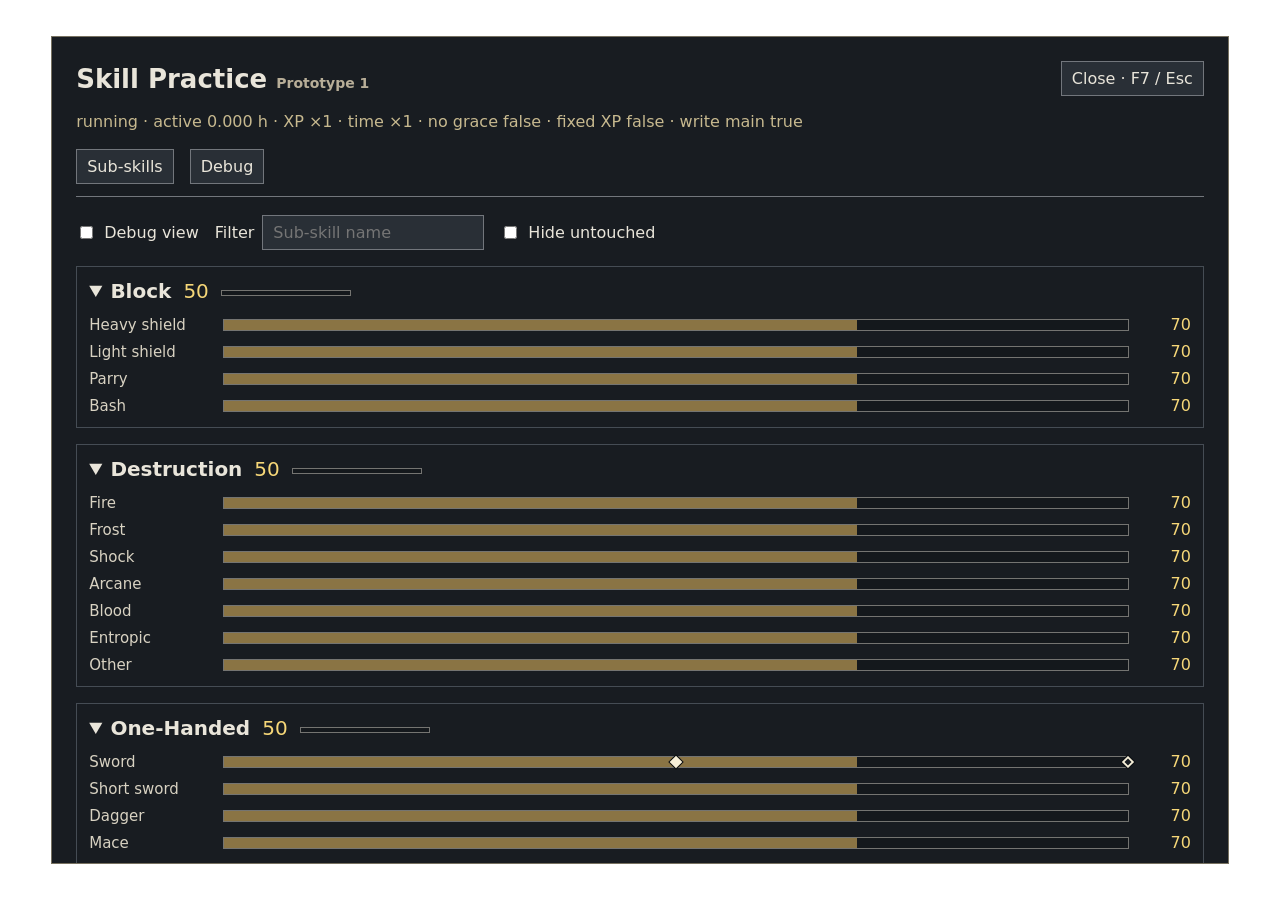
<file: ui/index.html>
<!doctype html>
<html lang="en"><head><meta charset="utf-8"><meta name="viewport" content="width=device-width,initial-scale=1"><title>Skill Practice</title><link rel="stylesheet" href="style.css"></head>
<body><main><header><h1>Skill Practice <small>Prototype 1</small></h1><button id="close">Close · F7 / Esc</button></header><p id="summary" role="status">Connecting…</p>
<nav class="dbg"><button data-tab="skills">Sub-skills</button><button data-tab="debug">Debug</button></nav>
<section id="skills"><div class="tools"><label class="dbg"><input id="tableView" type="checkbox"> Debug view</label><label>Filter <input id="filter" type="search" placeholder="Sub-skill name"></label><label><input id="untouched" type="checkbox"> Hide untouched</label></div><div id="bars"></div><div id="tables" hidden></div></section>
<section id="debug" class="dbg" hidden><h2>Equipped</h2><pre id="equipped"></pre><h2>Actions</h2><div class="tools"><button data-action="dumpState">Dump state</button><button data-action="dumpWeapons">Dump weapon classes</button><button data-action="dumpSpells">Dump player spells</button><button data-action="reloadConfig">Reload config</button><button data-action="initNow">Initialize now</button></div>
<p><label><input id="sure" type="checkbox"> I am sure</label> <button id="reinit">Re-initialize all</button></p>
<div class="tools"><label>Sub-skill <select id="sub"></select></label><label>Raw XP <input id="raw" type="number" min="0" value="10000"></label><button id="give">Give XP</button><label>Level <input id="level" type="number" min="0" max="500" value="75"></label><button id="set">Set current</button></div><p>MCM → SkillPractice → Debug changes the testing switches.</p><p id="feedback" role="status"></p></section>
</main><div id="tip" role="tooltip" hidden></div><script src="app.js"></script></body></html>
</file>
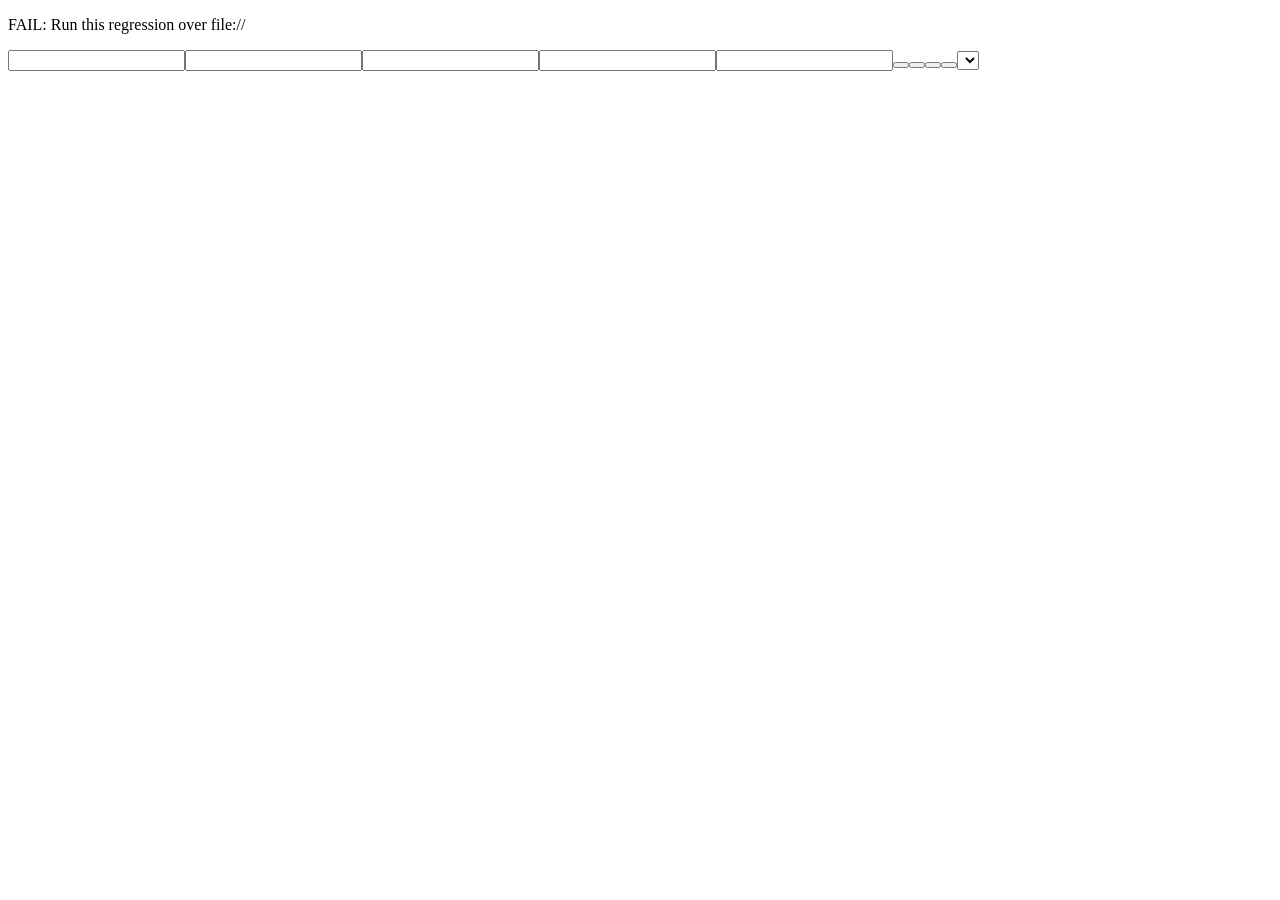
<file: ui/prisma-startup-test.html>
<!doctype html><html lang="en"><head><meta charset="utf-8"><title>Prisma startup regression</title></head><body>
<p id="result">pending</p><div id="fixture"></div>
<script>
// Run this page over file://, like PrismaUI. The native bridge is deliberately
// absent until after app.js has loaded. No mock fetch may happen during that gap.
window.fetchCalls=0;
window.fetch=()=>{++window.fetchCalls;return Promise.reject(Error('Unexpected mock fetch'));};
</script>
<script src="startup-fixture.js"></script>
</body></html>
</file>
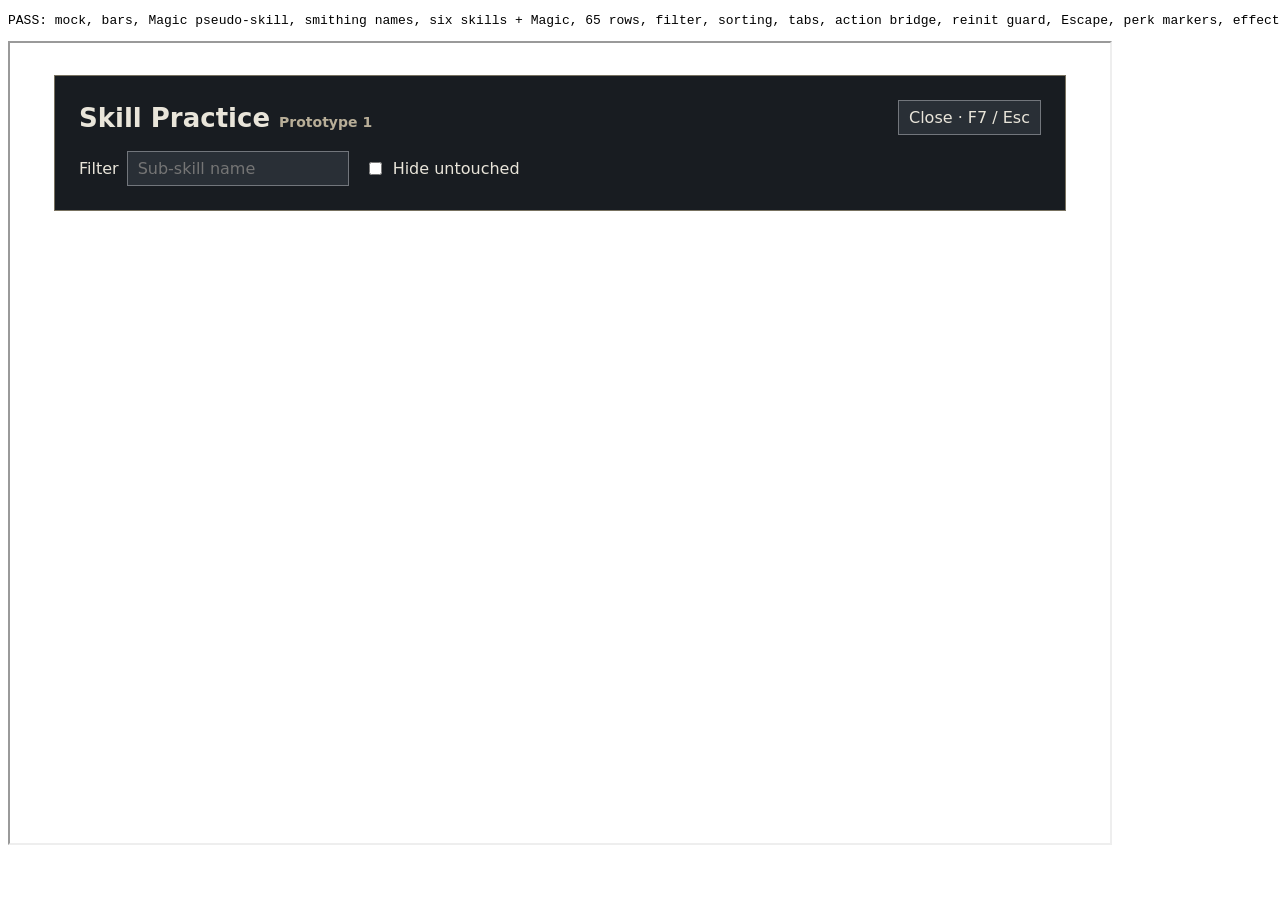
<file: ui/test.html>
<!doctype html><html lang="en"><head><meta charset="utf-8"><title>Panel checks</title></head><body><pre id="result">pending</pre><iframe src="index.html" style="width:1100px;height:800px"></iframe><script>
const result=document.getElementById('result');
let tries=0;
function test(){const frame=document.querySelector('iframe'),w=frame.contentWindow,d=w.document;if(!d.querySelector('.bar-row')){if(++tries<100)return setTimeout(test,50);throw Error('Mock did not render');}
 const check=(value,label)=>{if(!value)throw Error(label);};
 try{
  check(d.querySelectorAll('.bar-row').length===65,'65 bars');
  const magic=d.querySelector('details[data-av="magic"]');check(magic&&magic.querySelector('.bar[data-id="form/missile"]')&&!magic.querySelector('.skill-level,.skill-next'),'pseudo-skill Magic: forms, no level');
  check(!d.querySelector('.bar[data-id="destruction/missile"]'),'no per-school forms');
  check([...d.querySelectorAll('.bar-name')].some(n=>n.textContent==='One handed')&&![...d.querySelectorAll('.bar-name')].some(n=>/smithing/i.test(n.textContent)),'smithing names without the word smithing');
  check(!!d.getElementById('tableView').closest('label').offsetParent,'debug view checkbox shown in debug mode');
  d.getElementById('tableView').click();
  check(d.querySelectorAll('details').length===7,'six main skills and Magic');
  check(d.querySelectorAll('tbody tr').length===65,'65 sub-skills');
  d.getElementById('filter').value='1h-sword';d.getElementById('filter').dispatchEvent(new Event('input'));
  check(d.querySelectorAll('tbody tr').length===1,'filter');
  d.getElementById('filter').value='';d.getElementById('filter').dispatchEvent(new Event('input'));
  d.querySelector('th').click();check(d.querySelector('tbody tr td').textContent==='parry','descending sort');
  d.querySelector('[data-tab="debug"]').click();check(!d.getElementById('debug').hidden,'debug tab');
  const calls=[];w.spAction=text=>calls.push(JSON.parse(text));
  d.getElementById('give').click();check(calls.at(-1).action==='giveXP','give XP bridge');
  d.getElementById('reinit').click();check(calls.length===1,'reinit requires confirmation');
  d.getElementById('sure').checked=true;d.getElementById('reinit').click();check(calls.at(-1).action==='reinitAll','confirmed reinit');
  d.dispatchEvent(new KeyboardEvent('keydown',{key:'Escape'}));check(calls.at(-1).action==='close','Escape closes');
  d.getElementById('tableView').click();check(d.querySelectorAll('.bar-row').length===65&&d.getElementById('tables').hidden,'back to bars');
  check(d.querySelectorAll('.perk').length===2&&d.querySelectorAll('.perk.owned').length===1,'perk markers: two, one owned');
  const curve={kind:'curve',pen:20,P:50,M:45,h:40,p:1};
  check(Math.abs(w.effectAt(curve,100)-25)<1e-9&&Math.abs(w.effectAt(curve,0)+20)<1e-9,'effect curve');
  d.querySelector('[data-tab="skills"]').click();
  const bar=d.querySelector('.bar[data-id="1h-sword"]');bar.scrollIntoView({block:'center'});
  const move=(x,y)=>d.dispatchEvent(new w.MouseEvent('mousemove',{clientX:x,clientY:y}));
  let r=bar.getBoundingClientRect();move(r.left+r.width*0.3,r.top+r.height/2);
  const tip=d.getElementById('tip');
  check(!tip.hidden&&tip.textContent.includes('At level 30')&&tip.textContent.includes('−8.0 %')&&tip.textContent.includes('not in game yet'),'effects at the hovered level: '+tip.textContent);
  r=bar.querySelector('.perk').getBoundingClientRect();move(r.left+r.width/2,r.top+r.height/2);
  check(tip.textContent.includes('Owned')&&tip.textContent.includes('Requires Sword ≥ 50')&&tip.textContent.includes('kept down to 48'),'perk tooltip: '+tip.textContent);
  w.spUpdate({state:'running',debug:{},skills:[],equipped:[],debugMode:false});check(!d.getElementById('tableView').closest('label').offsetParent&&d.getElementById('debug').hidden,'debug mode off hides debug controls');
  result.textContent='PASS: mock, bars, Magic pseudo-skill, smithing names, six skills + Magic, 65 rows, filter, sorting, tabs, action bridge, reinit guard, Escape, perk markers, effect curve, effect and perk tooltips';result.dataset.status='pass';
 }catch(e){result.textContent='FAIL: '+e.message;result.dataset.status='fail';}
}
setTimeout(test,100);
</script></body></html>
</file>
<file: ui/style.css>
:root{font:16px system-ui,sans-serif;color:#e9e5da;background:transparent}*{box-sizing:border-box}body{margin:4vh 4vw}main{max-height:92vh;overflow:auto;background:#181c21;border:1px solid #777160;padding:24px}header,.tools,nav{display:flex;gap:16px;align-items:center;flex-wrap:wrap}header{justify-content:space-between}h1{font-size:26px;margin:0}small{font-size:14px;color:#b8ae98}h2{font-size:19px}button,input,select{font:inherit;color:inherit;background:#292f36;border:1px solid #72767c;padding:7px 10px}button{cursor:pointer}button:hover,button:focus-visible{background:#444e5b}input[type=number]{width:110px}nav{border-bottom:1px solid #72767c;padding-bottom:12px;margin:18px 0}details{margin:16px 0;border:1px solid #454c54;padding:12px}summary{cursor:pointer;font-size:20px}.mainline{color:#bcb7aa}table{width:100%;border-collapse:collapse;font-size:14px}th,td{text-align:right;padding:7px 8px;border-bottom:1px solid #363d45;white-space:nowrap}th{cursor:pointer;color:#c7b98f}th:first-child,td:first-child{text-align:left}tbody tr:hover{background:#242e39}.changed{color:#f6d778;background:#3e3824}.scroll{overflow:auto}pre{white-space:pre-wrap}[hidden]{display:none!important}#summary,#feedback{color:#c7b98f}label{display:inline-flex;gap:8px;align-items:center}
body:not(.debug) .dbg{display:none!important}
:root{--bar-floor:#8a7444;--bar-current:#e0bd62;--bar-empty:rgba(0,0,0,.15);--bar-edge:rgba(233,229,218,.45)}
summary .skill-name{font-weight:600}summary .skill-level{margin-left:12px;color:#f6d778}summary .skill-next{display:inline-block;position:relative;vertical-align:middle;width:6.5em;height:6px;margin-left:12px;background:var(--bar-empty);border:1px solid var(--bar-edge)}summary .skill-next>span{position:absolute;left:0;top:0;bottom:0;background:var(--bar-current)}summary .skill-note{margin-left:12px;font-size:14px;color:#b8ae98}
.bars{display:grid;grid-template-columns:minmax(120px,max-content) 1fr 3em;gap:8px 14px;align-items:center;margin-top:12px}
.bar-row{display:contents}.bar-name{font-size:15px;color:#d8d2c2}.bar-value{text-align:right;font-variant-numeric:tabular-nums;color:#f6d778}
.bar{position:relative;height:12px;background:var(--bar-empty);border:1px solid var(--bar-edge)}
.bar>div{position:absolute;top:0;bottom:0;transition:width .3s,left .3s}
.bar-floor{left:0;background:var(--bar-floor)}.bar-current{background:var(--bar-current)}
.bar-potential{background:repeating-linear-gradient(-45deg,var(--bar-current) 0 2px,transparent 2px 5px)}
#tip{position:fixed;z-index:10;pointer-events:none;padding:6px 10px;background:#0d1014;border:1px solid #777160;font-size:14px;max-width:24em}#tip small{color:#b8ae98;font-variant-numeric:tabular-nums}
.tip-head,.tip-line{display:flex;gap:12px;align-items:baseline;justify-content:space-between}.tip-head>span{font-weight:600}.tip-sub{margin-top:4px;color:#b8ae98;font-size:13px}.tip-line{padding-left:8px}.tip-line.planned>span,.tip-line.planned>small{opacity:.6}.tip-line em{font-size:12px;color:#8f8878;font-style:italic;white-space:nowrap}.tip-text{margin:4px 0;color:#d8d2c2}
.perk{position:absolute;top:50%;width:9px;height:9px;transform:translate(-50%,-50%) rotate(45deg);background:#181c21;border:2px solid #f6efd8;outline:1px solid #0d1014;z-index:1;cursor:help}.perk.owned{background:#f6efd8}.perk.beyond{left:100%!important;border-style:dashed}
</file>
